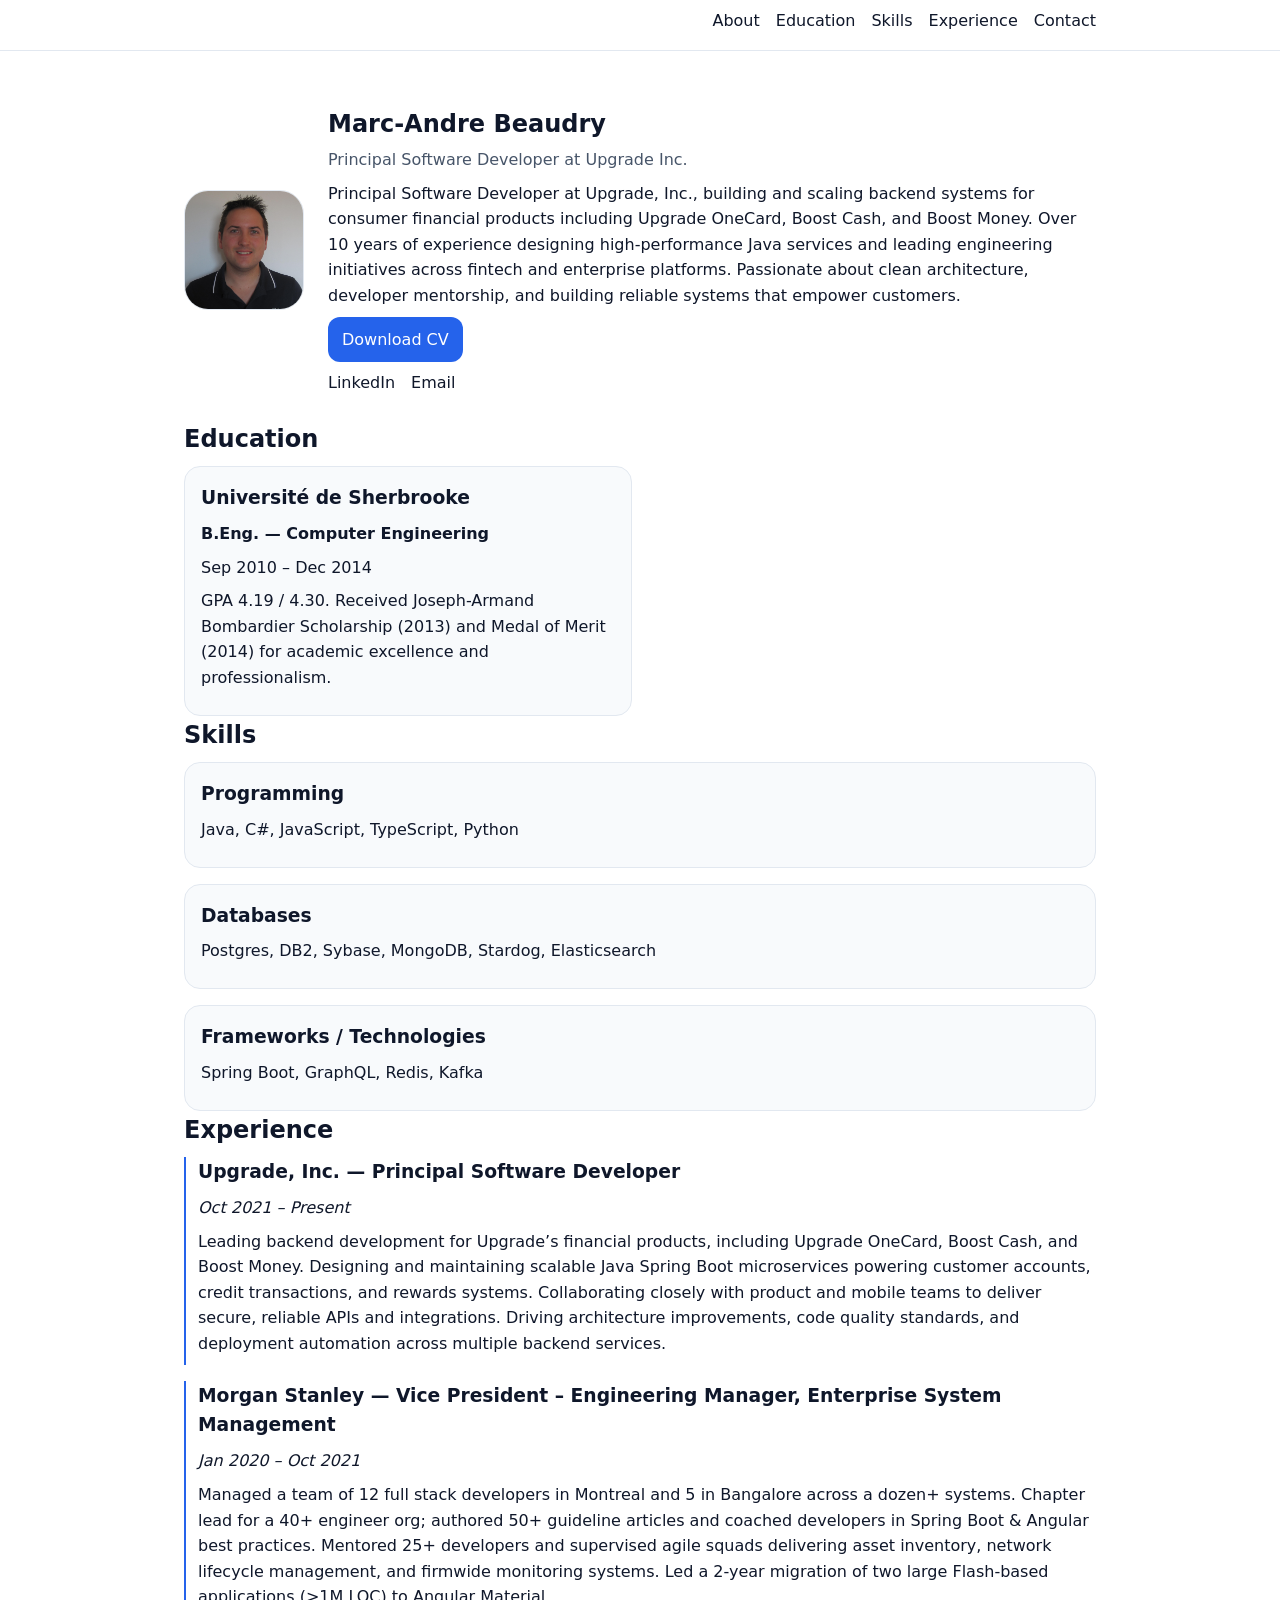
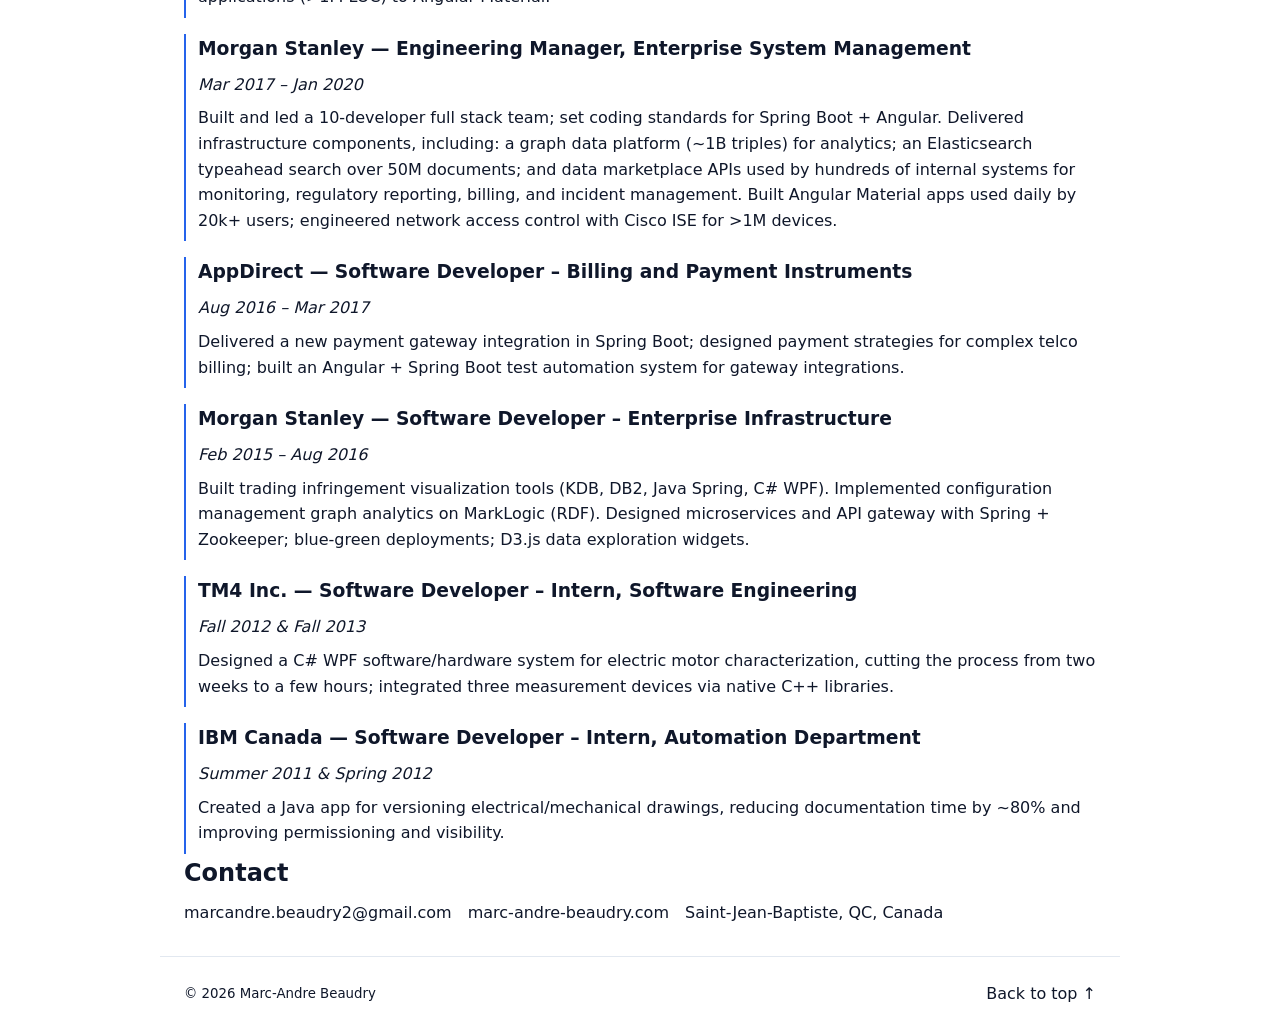
<file: index.html>
﻿<!DOCTYPE html>
<html lang="en">
<head>
    <meta charset="utf-8" />
    <meta name="viewport" content="width=device-width, initial-scale=1" />
    <title>Marc-Andre Beaudry — Software Engineer</title>
    <meta name="description" content="Software Engineer in Montréal, building robust, maintainable systems with Java, TypeScript, Python and Perl." />
    <link rel="canonical" href="https://marc-andre-beaudry.com/" />
    <!-- Open Graph -->
    <meta property="og:title" content="Marc-Andre Beaudry — Software Engineer" />
    <meta property="og:description" content="Resume, projects, and contact." />
    <meta property="og:type" content="website" />
    <meta property="og:url" content="https://marc-andre-beaudry.com/" />
    <meta property="og:image" content="images/og-card.png" />
    <!-- Twitter -->
    <meta name="twitter:card" content="summary_large_image" />
    <meta name="twitter:title" content="Marc-Andre Beaudry — Software Engineer" />
    <meta name="twitter:description" content="Resume, projects, and contact." />
    <meta name="twitter:image" content="images/og-card.png" />
    <link rel="icon" href="images/favicon.ico" />
    <link rel="stylesheet" href="stylesheets/main.css" />
    <script defer src="javascript/app.js"></script>
</head>
<body>
<a class="skip-link" href="#content">Skip to content</a>

<header class="site-header">
    <nav class="site-nav" aria-label="Primary">
        <ul>
            <li><a href="#about">About</a></li>
            <li><a href="#education">Education</a></li>
            <li><a href="#skills">Skills</a></li>
            <li><a href="#experience">Experience</a></li>
            <li><a href="#contact">Contact</a></li>
        </ul>
    </nav>
</header>

<main id="content">
    <section id="about" class="hero" role="region" aria-labelledby="about-title">
        <div class="hero__media">
            <img src="images/profile.jpg" alt="Portrait of Marc-Andre Beaudry" loading="lazy" decoding="async" width="120" height="120" />
        </div>
        <div class="hero__body">
            <h1 id="about-title">Marc-Andre Beaudry</h1>
            <p class="subtitle" id="headline">Principal Software Developer at Upgrade Inc.</p>
            <p id="about-summary">
                Principal Software Developer at Upgrade, Inc., building and scaling backend systems for consumer financial products including Upgrade OneCard, Boost Cash, and Boost Money. Over 10 years of experience designing high-performance Java services and leading engineering initiatives across fintech and enterprise platforms. Passionate about clean architecture, developer mentorship, and building reliable systems that empower customers.
            </p>
            <p class="hero__actions">
                <a class="btn" href="resume/Marc-Andre-Beaudry-CV.pdf" download>Download CV</a>
            </p>
            <ul id="about-links" class="contact-list"></ul>
        </div>
    </section>

    <section id="education" aria-labelledby="education-title">
        <h2 id="education-title">Education</h2>
        <div id="education-list" class="cards"></div>
    </section>

    <section id="skills" aria-labelledby="skills-title">
        <h2 id="skills-title">Skills</h2>
        <div id="skills-list" class="skill-groups"></div>
    </section>

    <section id="experience" aria-labelledby="experience-title">
        <h2 id="experience-title">Experience</h2>
        <div id="experience-list" class="timeline"></div>
    </section>

    <section id="contact" aria-labelledby="contact-title">
        <h2 id="contact-title">Contact</h2>
        <ul class="contact-list" id="contact-list">
            <li><a href="mailto:marcandre.beaudry2@gmail.com">marcandre.beaudry2@gmail.com</a></li>
            <li><a href="https://marc-andre-beaudry.com" rel="me">marc-andre-beaudry.com</a></li>
            <li id="location">Saint-Jean-Baptiste, QC, Canada</li>
        </ul>
    </section>
</main>

<footer class="site-footer">
    <small>&copy; <span id="year"></span> Marc-Andre Beaudry</small>
    <a href="#top" class="to-top">Back to top ↑</a>
</footer>

<!-- Person schema (populated by app.js) -->
<script type="application/ld+json" id="schema-person"></script>
</body>
</html>
</file>
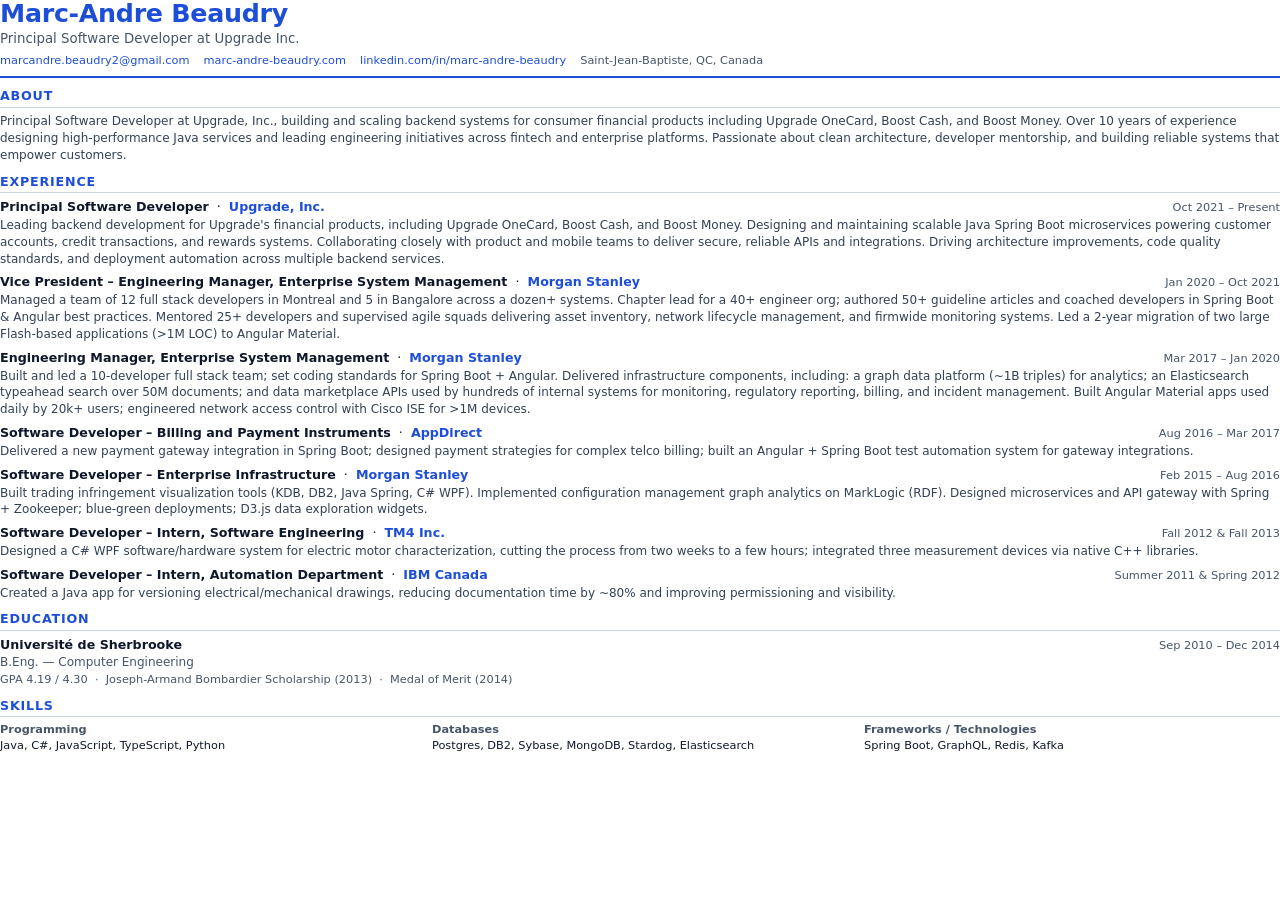
<file: resume/generate-pdf.html>
<!DOCTYPE html>
<html lang="en">
<head>
<meta charset="utf-8" />
<title>Marc-Andre Beaudry — Resume</title>
<style>
  * { box-sizing: border-box; margin: 0; padding: 0; }

  :root {
    --accent: #1d4ed8;
    --muted: #475569;
    --border: #cbd5e1;
    --text: #0f172a;
    --bg: #ffffff;
  }

  body {
    font-family: 'Segoe UI', system-ui, Arial, sans-serif;
    font-size: 9.5pt;
    line-height: 1.4;
    color: var(--text);
    background: var(--bg);
    padding: 0;
    margin: 0;
  }

  @page {
    size: letter;
    margin: 12mm 14mm 12mm 14mm;
  }

  /* Header */
  .header {
    display: flex;
    align-items: flex-start;
    gap: 18px;
    margin-bottom: 8px;
    border-bottom: 2px solid var(--accent);
    padding-bottom: 8px;
  }

  .header-text h1 {
    font-size: 19pt;
    font-weight: 700;
    color: var(--accent);
    letter-spacing: -0.3px;
    line-height: 1.1;
  }

  .header-text .headline {
    font-size: 10pt;
    color: var(--muted);
    margin-top: 2px;
  }

  .header-contact {
    margin-top: 4px;
    font-size: 8.5pt;
    color: var(--muted);
    display: flex;
    flex-wrap: wrap;
    gap: 2px 14px;
  }

  .header-contact a {
    color: var(--accent);
    text-decoration: none;
  }

  /* Section headings */
  h2 {
    font-size: 9.5pt;
    font-weight: 700;
    text-transform: uppercase;
    letter-spacing: 0.8px;
    color: var(--accent);
    border-bottom: 1px solid var(--border);
    padding-bottom: 2px;
    margin: 9px 0 5px;
  }

  /* About */
  .about p {
    font-size: 9pt;
    color: #334155;
    line-height: 1.4;
  }

  /* Experience */
  .job {
    margin-bottom: 6px;
    page-break-inside: avoid;
  }

  .job-header {
    display: flex;
    justify-content: space-between;
    align-items: baseline;
  }

  .job-title {
    font-weight: 700;
    font-size: 9.5pt;
  }

  .job-company {
    font-weight: 600;
    color: var(--accent);
    font-size: 9.5pt;
  }

  .job-period {
    font-size: 8.5pt;
    color: var(--muted);
    white-space: nowrap;
    margin-left: 8px;
  }

  .job-summary {
    font-size: 9pt;
    color: #334155;
    margin-top: 1px;
    line-height: 1.4;
  }

  /* Education */
  .edu-item {
    display: flex;
    justify-content: space-between;
    align-items: baseline;
    margin-bottom: 3px;
  }

  .edu-school { font-weight: 700; font-size: 9.5pt; }
  .edu-program { font-size: 9pt; color: var(--muted); }
  .edu-period { font-size: 8.5pt; color: var(--muted); white-space: nowrap; }
  .edu-notes { font-size: 8.5pt; color: #475569; margin-top: 1px; }

  /* Skills */
  .skills-grid {
    display: grid;
    grid-template-columns: repeat(3, 1fr);
    gap: 4px 16px;
  }

  .skill-group-label {
    font-weight: 700;
    font-size: 8.5pt;
    color: var(--muted);
  }

  .skill-items {
    font-size: 8.5pt;
  }

  /* Print safety */
  section { page-break-inside: avoid; }
</style>
</head>
<body>

<!-- HEADER -->
<div class="header">
  <div class="header-text">
    <h1>Marc-Andre Beaudry</h1>
    <div class="headline">Principal Software Developer at Upgrade Inc.</div>
    <div class="header-contact">
      <a href="mailto:marcandre.beaudry2@gmail.com">marcandre.beaudry2@gmail.com</a>
      <a href="https://marc-andre-beaudry.com">marc-andre-beaudry.com</a>
      <a href="https://www.linkedin.com/in/marc-andre-beaudry/">linkedin.com/in/marc-andre-beaudry</a>
      <span>Saint-Jean-Baptiste, QC, Canada</span>
    </div>
  </div>
</div>

<!-- ABOUT -->
<section class="about">
  <h2>About</h2>
  <p>Principal Software Developer at Upgrade, Inc., building and scaling backend systems for consumer financial products including Upgrade OneCard, Boost Cash, and Boost Money. Over 10 years of experience designing high-performance Java services and leading engineering initiatives across fintech and enterprise platforms. Passionate about clean architecture, developer mentorship, and building reliable systems that empower customers.</p>
</section>

<!-- EXPERIENCE -->
<section>
  <h2>Experience</h2>

  <div class="job">
    <div class="job-header">
      <div>
        <span class="job-title">Principal Software Developer</span>
        &nbsp;·&nbsp;
        <span class="job-company">Upgrade, Inc.</span>
      </div>
      <span class="job-period">Oct 2021 – Present</span>
    </div>
    <div class="job-summary">Leading backend development for Upgrade's financial products, including Upgrade OneCard, Boost Cash, and Boost Money. Designing and maintaining scalable Java Spring Boot microservices powering customer accounts, credit transactions, and rewards systems. Collaborating closely with product and mobile teams to deliver secure, reliable APIs and integrations. Driving architecture improvements, code quality standards, and deployment automation across multiple backend services.</div>
  </div>

  <div class="job">
    <div class="job-header">
      <div>
        <span class="job-title">Vice President – Engineering Manager, Enterprise System Management</span>
        &nbsp;·&nbsp;
        <span class="job-company">Morgan Stanley</span>
      </div>
      <span class="job-period">Jan 2020 – Oct 2021</span>
    </div>
    <div class="job-summary">Managed a team of 12 full stack developers in Montreal and 5 in Bangalore across a dozen+ systems. Chapter lead for a 40+ engineer org; authored 50+ guideline articles and coached developers in Spring Boot &amp; Angular best practices. Mentored 25+ developers and supervised agile squads delivering asset inventory, network lifecycle management, and firmwide monitoring systems. Led a 2-year migration of two large Flash-based applications (&gt;1M LOC) to Angular Material.</div>
  </div>

  <div class="job">
    <div class="job-header">
      <div>
        <span class="job-title">Engineering Manager, Enterprise System Management</span>
        &nbsp;·&nbsp;
        <span class="job-company">Morgan Stanley</span>
      </div>
      <span class="job-period">Mar 2017 – Jan 2020</span>
    </div>
    <div class="job-summary">Built and led a 10-developer full stack team; set coding standards for Spring Boot + Angular. Delivered infrastructure components, including: a graph data platform (~1B triples) for analytics; an Elasticsearch typeahead search over 50M documents; and data marketplace APIs used by hundreds of internal systems for monitoring, regulatory reporting, billing, and incident management. Built Angular Material apps used daily by 20k+ users; engineered network access control with Cisco ISE for &gt;1M devices.</div>
  </div>

  <div class="job">
    <div class="job-header">
      <div>
        <span class="job-title">Software Developer – Billing and Payment Instruments</span>
        &nbsp;·&nbsp;
        <span class="job-company">AppDirect</span>
      </div>
      <span class="job-period">Aug 2016 – Mar 2017</span>
    </div>
    <div class="job-summary">Delivered a new payment gateway integration in Spring Boot; designed payment strategies for complex telco billing; built an Angular + Spring Boot test automation system for gateway integrations.</div>
  </div>

  <div class="job">
    <div class="job-header">
      <div>
        <span class="job-title">Software Developer – Enterprise Infrastructure</span>
        &nbsp;·&nbsp;
        <span class="job-company">Morgan Stanley</span>
      </div>
      <span class="job-period">Feb 2015 – Aug 2016</span>
    </div>
    <div class="job-summary">Built trading infringement visualization tools (KDB, DB2, Java Spring, C# WPF). Implemented configuration management graph analytics on MarkLogic (RDF). Designed microservices and API gateway with Spring + Zookeeper; blue-green deployments; D3.js data exploration widgets.</div>
  </div>

  <div class="job">
    <div class="job-header">
      <div>
        <span class="job-title">Software Developer – Intern, Software Engineering</span>
        &nbsp;·&nbsp;
        <span class="job-company">TM4 Inc.</span>
      </div>
      <span class="job-period">Fall 2012 &amp; Fall 2013</span>
    </div>
    <div class="job-summary">Designed a C# WPF software/hardware system for electric motor characterization, cutting the process from two weeks to a few hours; integrated three measurement devices via native C++ libraries.</div>
  </div>

  <div class="job">
    <div class="job-header">
      <div>
        <span class="job-title">Software Developer – Intern, Automation Department</span>
        &nbsp;·&nbsp;
        <span class="job-company">IBM Canada</span>
      </div>
      <span class="job-period">Summer 2011 &amp; Spring 2012</span>
    </div>
    <div class="job-summary">Created a Java app for versioning electrical/mechanical drawings, reducing documentation time by ~80% and improving permissioning and visibility.</div>
  </div>
</section>

<!-- EDUCATION -->
<section>
  <h2>Education</h2>
  <div class="edu-item">
    <div>
      <div class="edu-school">Université de Sherbrooke</div>
      <div class="edu-program">B.Eng. — Computer Engineering</div>
      <div class="edu-notes">GPA 4.19 / 4.30 &nbsp;·&nbsp; Joseph-Armand Bombardier Scholarship (2013) &nbsp;·&nbsp; Medal of Merit (2014)</div>
    </div>
    <span class="edu-period">Sep 2010 – Dec 2014</span>
  </div>
</section>

<!-- SKILLS -->
<section>
  <h2>Skills</h2>
  <div class="skills-grid">
    <div>
      <div class="skill-group-label">Programming</div>
      <div class="skill-items">Java, C#, JavaScript, TypeScript, Python</div>
    </div>
    <div>
      <div class="skill-group-label">Databases</div>
      <div class="skill-items">Postgres, DB2, Sybase, MongoDB, Stardog, Elasticsearch</div>
    </div>
    <div>
      <div class="skill-group-label">Frameworks / Technologies</div>
      <div class="skill-items">Spring Boot, GraphQL, Redis, Kafka</div>
    </div>
  </div>
</section>

</body>
</html>
</file>
<file: stylesheets/main.css>
/* Base / tokens */
:root{
    --bg:#ffffff; --fg:#0f172a; --muted:#475569; --card:#f8fafc; --accent:#2563eb; --border:#e2e8f0;
    --radius:16px; --space:clamp(16px,2vw,24px); --max:960px;
    color-scheme:light dark;
}
@media (prefers-color-scheme: dark){
    :root{ --bg:#0b1220; --fg:#e5e7eb; --muted:#9ca3af; --card:#101828; --accent:#60a5fa; --border:#1f2937; }
}
/* Manual dark-mode override (used by theme toggle) */
:root[data-theme="dark"]{
    --bg:#0b1220; --fg:#e5e7eb; --muted:#9ca3af; --card:#101828; --accent:#60a5fa; --border:#1f2937;
}

/* Reset-ish */
*,*::before,*::after{ box-sizing:border-box; }
html,body{ height:100%; margin:0; }
body{ background:var(--bg); color:var(--fg); font:16px/1.6 system-ui,-apple-system,Segoe UI,Roboto,Inter,Arial,sans-serif; }
h1,h2,h3,h4,p{ margin:0 0 8px; }
ul{ margin:0 0 8px; padding-left:1.25rem; }
img{ max-width:100%; height:auto; display:block; }
a{ color:inherit; text-decoration:none; }

/* Layout */
main{ max-width:var(--max); margin:0 auto; padding:calc(var(--space)*1.25) var(--space); }
.site-header{ position:sticky; top:0; background:var(--bg); border-bottom:1px solid var(--border); z-index:10; }
.site-nav{ max-width:var(--max); margin:0 auto; display:flex; align-items:center; gap:16px; padding:8px var(--space); }
.site-nav ul{ display:flex; gap:16px; list-style:none; margin-left:auto; padding:0; }
.theme-toggle{ border:1px solid var(--border); background:var(--card); padding:6px 10px; border-radius:12px; cursor:pointer; }

/* Hero (original layout) */
.hero{ display:grid; grid-template-columns:120px 1fr; gap:24px; align-items:center; margin-block:24px; }
.hero__media img{ width:120px; height:120px; border-radius:24px; object-fit:cover; border:1px solid var(--border); }
.subtitle{ color:var(--muted); margin-top:-4px; }
.hero__actions{ margin-top:8px; }

/* Mobile collapse */
@media (max-width: 640px){
    .hero{ grid-template-columns:1fr; align-items:start; }
    .hero__media{ order:-1; }
}

/* Buttons */
.btn{ display:inline-block; background:var(--accent); color:#fff; padding:10px 14px; border-radius:12px; }
@media (prefers-reduced-motion: no-preference){
    .btn{ transition:transform .15s ease; }
    .btn:hover{ transform:translateY(-1px); }
}

/* Sections */
.cards,.timeline,.skill-groups{ display:grid; gap:16px; }
.cards{ grid-template-columns:1fr; }
@media (min-width: 720px){ .cards{ grid-template-columns:repeat(2,1fr); } }
.card{ background:var(--card); border:1px solid var(--border); border-radius:var(--radius); padding:16px; }
.timeline .item{ border-left:2px solid var(--accent); padding-left:12px; }
.timeline .item ul{ margin:8px 0 0; padding-left:1.1rem; }

/* Contact list */
.contact-list{ display:flex; gap:16px; flex-wrap:wrap; list-style:none; padding:0; margin:0; }

/* Footer */
.site-footer{ max-width:var(--max); margin:0 auto; padding:24px var(--space); border-top:1px solid var(--border); display:flex; justify-content:space-between; align-items:center; }

/* Accessibility */
.skip-link{ position:absolute; left:-9999px; top:auto; }
.skip-link:focus{ left:8px; top:8px; background:var(--accent); color:#fff; padding:8px; border-radius:8px; }
</file>
